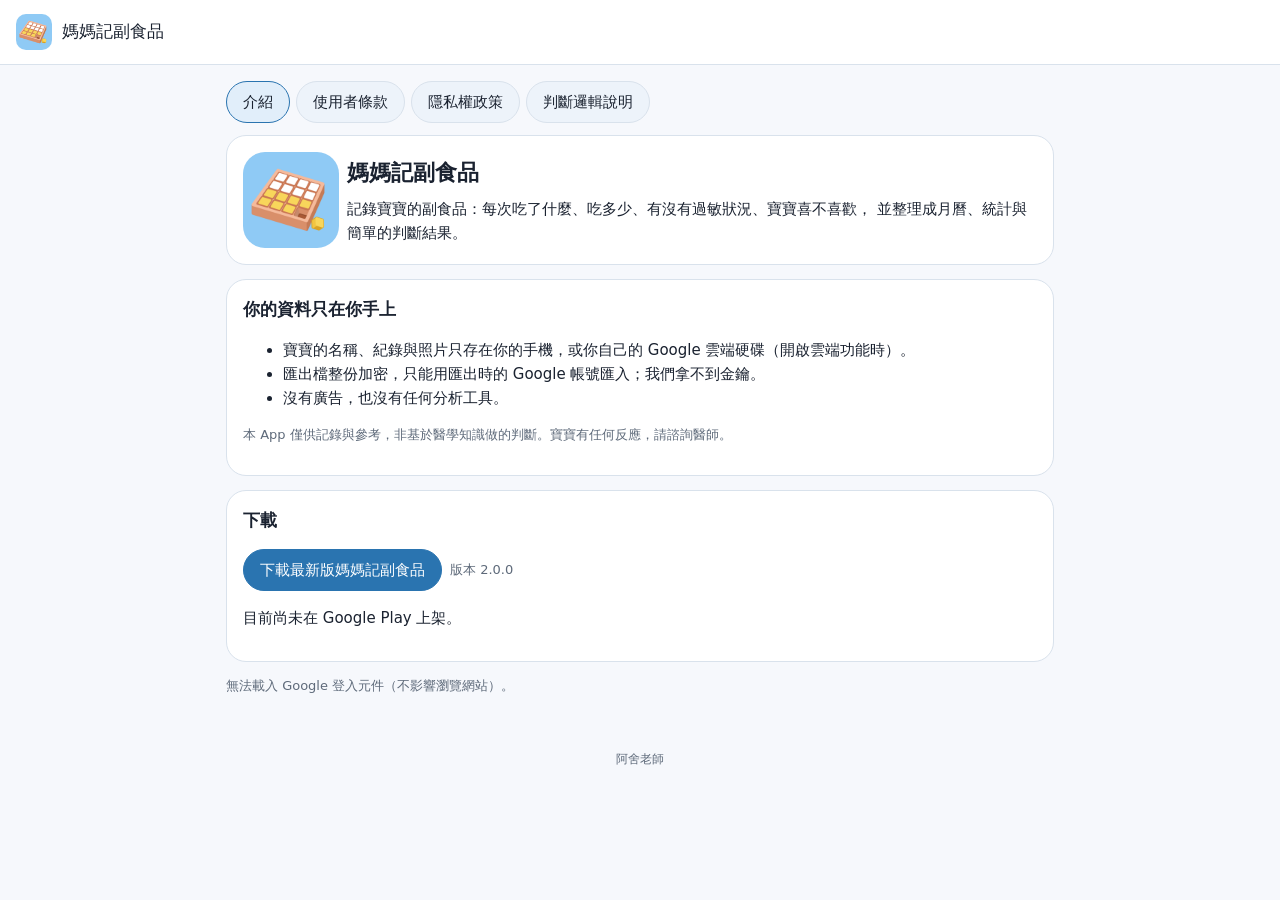
<file: index.html>
<!doctype html>
<html lang="zh-Hant-TW">
<head>
  <meta charset="utf-8">
  <meta name="viewport" content="width=device-width, initial-scale=1">
  <title>媽媽記副食品</title>
  <meta name="description" content="記錄寶寶副食品的 App：吃了什麼、吃多少、有沒有過敏狀況。紀錄只存在你的手機與你自己的 Google 雲端硬碟。">
  <link rel="icon" type="image/png" href="favicon.png">
  <link rel="apple-touch-icon" href="apple-touch-icon.png">
  <link rel="stylesheet" href="css/style.css">
</head>
<body>
  <header class="top">
    <img src="favicon.png" alt="">
    <span class="title">媽媽記副食品</span>
    <span id="account" class="muted"></span>
    <div id="gsi"></div>
    <a id="admin-link" class="btn primary" href="admin.html" hidden>管理後台</a>
  </header>
  <main>
    <nav class="tabs" id="tabs">
      <button data-doc="" class="active">介紹</button>
      <button data-doc="terms">使用者條款</button>
      <button data-doc="privacy">隱私權政策</button>
      <button data-doc="judgement_guide">判斷邏輯說明</button>
    </nav>
    <article class="card legal" id="doc" hidden></article>
    <div id="intro">
      <div class="card">
        <div class="row">
          <img src="icon_256.png" alt="App 圖示" width="96" height="96" style="border-radius: 22px">
          <div class="grow">
            <h1 style="margin: 0; font-size: 22px">媽媽記副食品</h1>
            <p style="margin: 6px 0 0">記錄寶寶的副食品：每次吃了什麼、吃多少、有沒有過敏狀況、寶寶喜不喜歡，
              並整理成月曆、統計與簡單的判斷結果。</p>
          </div>
        </div>
      </div>
      <div class="card">
        <h2 style="margin-top: 0; font-size: 17px">你的資料只在你手上</h2>
        <ul>
          <li>寶寶的名稱、紀錄與照片只存在你的手機，或你自己的 Google 雲端硬碟（開啟雲端功能時）。</li>
          <li>匯出檔整份加密，只能用匯出時的 Google 帳號匯入；我們拿不到金鑰。</li>
          <li>沒有廣告，也沒有任何分析工具。</li>
        </ul>
        <p class="muted">本 App 僅供記錄與參考，非基於醫學知識做的判斷。寶寶有任何反應，請諮詢醫師。</p>
      </div>
      <div class="card">
        <h2 style="margin-top: 0; font-size: 17px">下載</h2>
        <p class="row" id="apk" hidden>
          <a id="apk-link" class="btn primary" href="">下載最新版媽媽記副食品</a>
          <span id="apk-version" class="muted"></span>
        </p>
        <p id="play">目前尚未在 Google Play 上架。</p>
      </div>
    </div>
    <p id="login-note" class="muted"></p>
  </main>
  <footer>阿舍老師</footer>
  <script src="js/config.js"></script>
  <script src="js/api.js"></script>
  <script src="js/md.js"></script>
  <script src="js/home.js"></script>
  <script src="https://accounts.google.com/gsi/client" async defer onload="window.mffHomeGsiReady && window.mffHomeGsiReady()"
    onerror="document.getElementById('login-note').textContent = '無法載入 Google 登入元件（不影響瀏覽網站）。'"></script>
</body>
</html>
</file>
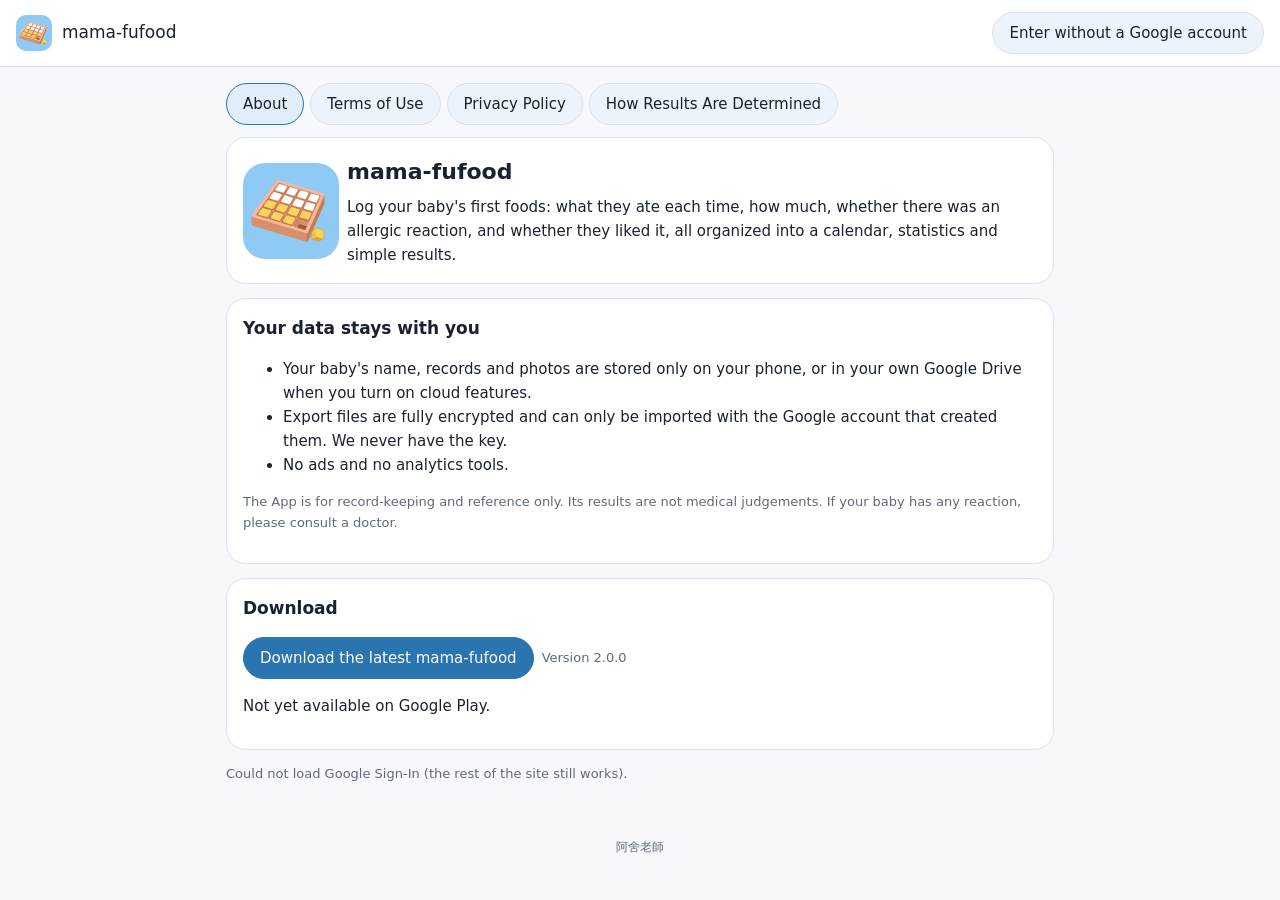
<file: demo-en/index.html>
<!doctype html>
<!-- 由 demo/tools/build.py 從正式版的 index.html 產生，不要手改。 -->
<html lang="en">
<head>
  <meta charset="utf-8">
  <meta name="robots" content="noindex">
  <script>
    // 示範版跟正式版同一個網域,localStorage 是共用的:這一頁所有的 key 加上前綴,
    // 讀不到正式版的管理員 session,也不會寫進正式版的資料。一定要在其他 script 之前執行。
    (function () {
      var PREFIX = "demo-en:";
      var S = Storage.prototype;
      var getItem = S.getItem, setItem = S.setItem, removeItem = S.removeItem;
      S.getItem = function (k) { return getItem.call(this, PREFIX + k); };
      S.setItem = function (k, v) { return setItem.call(this, PREFIX + k, v); };
      S.removeItem = function (k) { return removeItem.call(this, PREFIX + k); };
    })();
  </script>
  <meta name="viewport" content="width=device-width, initial-scale=1">
  <title>mama-fufood</title>
  <meta name="description" content="An app for logging a baby's first foods: what they ate, how much, and whether there was an allergic reaction. Records stay on your phone and in your own Google Drive.">
  <link rel="icon" type="image/png" href="../favicon.png">
  <link rel="apple-touch-icon" href="../apple-touch-icon.png">
  <link rel="stylesheet" href="../css/style.css">
  <style>body { font-family: system-ui, -apple-system, "Segoe UI", Roboto, "Helvetica Neue", Arial, sans-serif; }</style>
</head>
<body>
  <header class="top">
    <img src="../favicon.png" alt="">
    <span class="title">mama-fufood</span>
    <span id="account" class="muted"></span>
    <div id="gsi"></div>
    <button id="demo-guest" type="button" hidden>Enter without a Google account</button>
    <a id="admin-link" class="btn primary" href="admin.html" hidden>Admin console</a>
  </header>
  <main>
    <nav class="tabs" id="tabs">
      <button data-doc="" class="active">About</button>
      <button data-doc="terms">Terms of Use</button>
      <button data-doc="privacy">Privacy Policy</button>
      <button data-doc="judgement_guide">How Results Are Determined</button>
    </nav>
    <article class="card legal" id="doc" hidden></article>
    <div id="intro">
      <div class="card">
        <div class="row">
          <img src="../icon_256.png" alt="App icon" width="96" height="96" style="border-radius: 22px">
          <div class="grow">
            <h1 style="margin: 0; font-size: 22px">mama-fufood</h1>
            <p style="margin: 6px 0 0">Log your baby's first foods: what they ate each time, how much, whether there was an allergic reaction,
              and whether they liked it, all organized into a calendar, statistics and simple results.</p>
          </div>
        </div>
      </div>
      <div class="card">
        <h2 style="margin-top: 0; font-size: 17px">Your data stays with you</h2>
        <ul>
          <li>Your baby's name, records and photos are stored only on your phone, or in your own Google Drive when you turn on cloud features.</li>
          <li>Export files are fully encrypted and can only be imported with the Google account that created them. We never have the key.</li>
          <li>No ads and no analytics tools.</li>
        </ul>
        <p class="muted">The App is for record-keeping and reference only. Its results are not medical judgements. If your baby has any reaction, please consult a doctor.</p>
      </div>
      <div class="card">
        <h2 style="margin-top: 0; font-size: 17px">Download</h2>
        <p class="row" id="apk" hidden>
          <a id="apk-link" class="btn primary" href="">Download the latest mama-fufood</a>
          <span id="apk-version" class="muted"></span>
        </p>
        <p id="play">Not yet available on Google Play.</p>
      </div>
    </div>
    <p id="login-note" class="muted"></p>
  </main>
  <footer>阿舍老師</footer>
  <script src="config.js"></script>
  <script src="data.js"></script>
  <script src="fixtures.js"></script>
  <script src="api.js"></script>
  <script src="../js/md.js"></script>
  <script src="home.js"></script>
  <script>
    // 示範版:不用 Google 帳號也能進後台。登入後(出現「管理後台」入口)就藏起來。
    (function () {
      var b = document.getElementById("demo-guest");
      var admin = document.getElementById("admin-link");
      function sync() { b.hidden = !!window.mffApi.token() && !admin.hidden; }
      b.hidden = !!window.mffApi.token();
      new MutationObserver(sync).observe(admin, { attributes: true });
      b.onclick = function () { window.mffApi.setToken("demo"); location.reload(); };
    })();
  </script>
  <script src="https://accounts.google.com/gsi/client?hl=en" async defer onload="window.mffHomeGsiReady && window.mffHomeGsiReady()"
    onerror="document.getElementById('login-note').textContent = 'Could not load Google Sign-In (the rest of the site still works).'"></script>
</body>
</html>
</file>
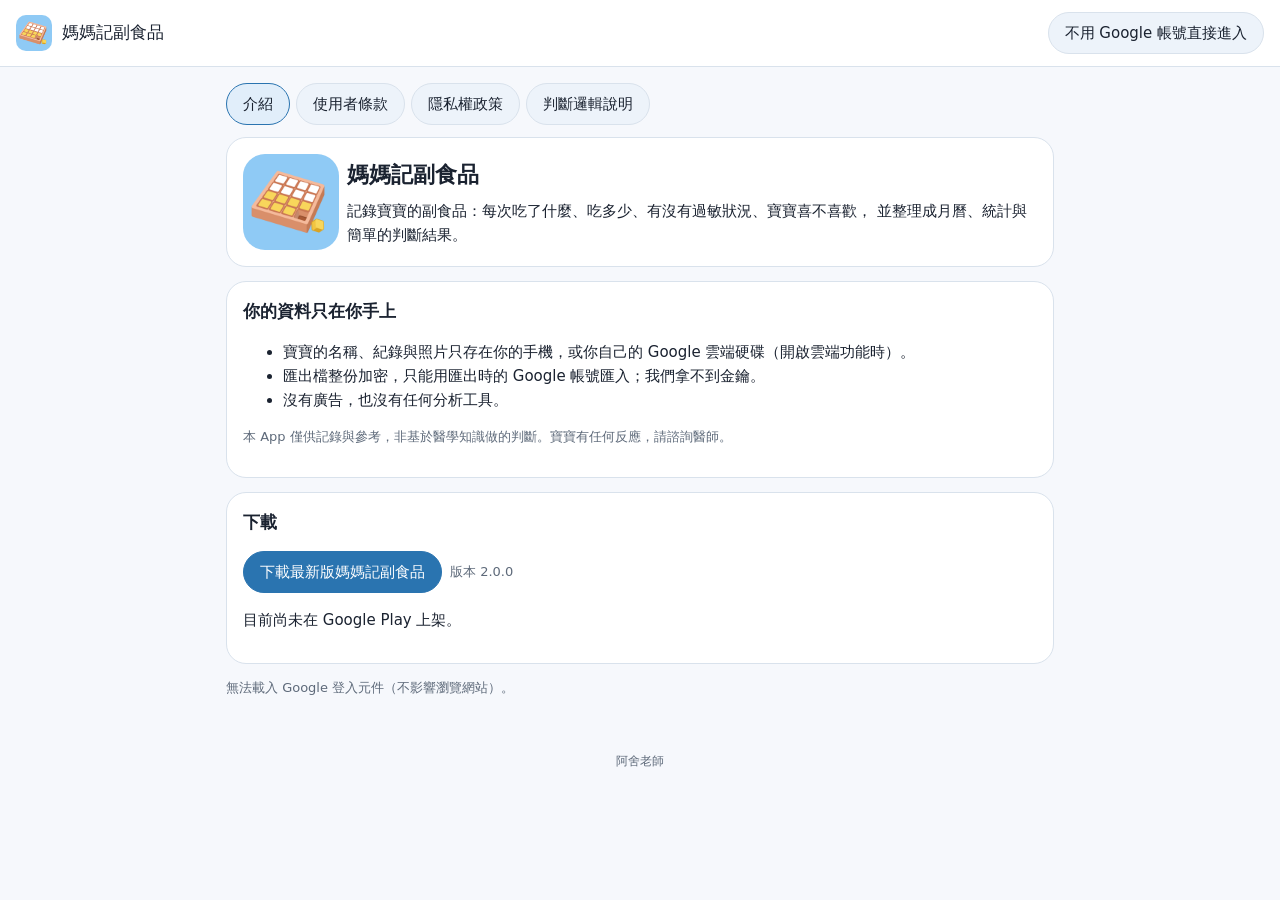
<file: demo/index.html>
<!doctype html>
<!-- 由 demo/tools/build.py 從正式版的 index.html 產生，不要手改。 -->
<html lang="zh-Hant-TW">
<head>
  <meta charset="utf-8">
  <meta name="robots" content="noindex">
  <script>
    // 示範版跟正式版同一個網域,localStorage 是共用的:這一頁所有的 key 加上前綴,
    // 讀不到正式版的管理員 session,也不會寫進正式版的資料。一定要在其他 script 之前執行。
    (function () {
      var PREFIX = "demo:";
      var S = Storage.prototype;
      var getItem = S.getItem, setItem = S.setItem, removeItem = S.removeItem;
      S.getItem = function (k) { return getItem.call(this, PREFIX + k); };
      S.setItem = function (k, v) { return setItem.call(this, PREFIX + k, v); };
      S.removeItem = function (k) { return removeItem.call(this, PREFIX + k); };
    })();
  </script>
  <meta name="viewport" content="width=device-width, initial-scale=1">
  <title>媽媽記副食品</title>
  <meta name="description" content="記錄寶寶副食品的 App：吃了什麼、吃多少、有沒有過敏狀況。紀錄只存在你的手機與你自己的 Google 雲端硬碟。">
  <link rel="icon" type="image/png" href="../favicon.png">
  <link rel="apple-touch-icon" href="../apple-touch-icon.png">
  <link rel="stylesheet" href="../css/style.css">
</head>
<body>
  <header class="top">
    <img src="../favicon.png" alt="">
    <span class="title">媽媽記副食品</span>
    <span id="account" class="muted"></span>
    <div id="gsi"></div>
    <button id="demo-guest" type="button" hidden>不用 Google 帳號直接進入</button>
    <a id="admin-link" class="btn primary" href="admin.html" hidden>管理後台</a>
  </header>
  <main>
    <nav class="tabs" id="tabs">
      <button data-doc="" class="active">介紹</button>
      <button data-doc="terms">使用者條款</button>
      <button data-doc="privacy">隱私權政策</button>
      <button data-doc="judgement_guide">判斷邏輯說明</button>
    </nav>
    <article class="card legal" id="doc" hidden></article>
    <div id="intro">
      <div class="card">
        <div class="row">
          <img src="../icon_256.png" alt="App 圖示" width="96" height="96" style="border-radius: 22px">
          <div class="grow">
            <h1 style="margin: 0; font-size: 22px">媽媽記副食品</h1>
            <p style="margin: 6px 0 0">記錄寶寶的副食品：每次吃了什麼、吃多少、有沒有過敏狀況、寶寶喜不喜歡，
              並整理成月曆、統計與簡單的判斷結果。</p>
          </div>
        </div>
      </div>
      <div class="card">
        <h2 style="margin-top: 0; font-size: 17px">你的資料只在你手上</h2>
        <ul>
          <li>寶寶的名稱、紀錄與照片只存在你的手機，或你自己的 Google 雲端硬碟（開啟雲端功能時）。</li>
          <li>匯出檔整份加密，只能用匯出時的 Google 帳號匯入；我們拿不到金鑰。</li>
          <li>沒有廣告，也沒有任何分析工具。</li>
        </ul>
        <p class="muted">本 App 僅供記錄與參考，非基於醫學知識做的判斷。寶寶有任何反應，請諮詢醫師。</p>
      </div>
      <div class="card">
        <h2 style="margin-top: 0; font-size: 17px">下載</h2>
        <p class="row" id="apk" hidden>
          <a id="apk-link" class="btn primary" href="">下載最新版媽媽記副食品</a>
          <span id="apk-version" class="muted"></span>
        </p>
        <p id="play">目前尚未在 Google Play 上架。</p>
      </div>
    </div>
    <p id="login-note" class="muted"></p>
  </main>
  <footer>阿舍老師</footer>
  <script src="config.js"></script>
  <script src="data.js"></script>
  <script src="fixtures.js"></script>
  <script src="api.js"></script>
  <script src="../js/md.js"></script>
  <script src="../js/home.js"></script>
  <script>
    // 示範版:不用 Google 帳號也能進後台。登入後(出現「管理後台」入口)就藏起來。
    (function () {
      var b = document.getElementById("demo-guest");
      var admin = document.getElementById("admin-link");
      function sync() { b.hidden = !!window.mffApi.token() && !admin.hidden; }
      b.hidden = !!window.mffApi.token();
      new MutationObserver(sync).observe(admin, { attributes: true });
      b.onclick = function () { window.mffApi.setToken("demo"); location.reload(); };
    })();
  </script>
  <script src="https://accounts.google.com/gsi/client" async defer onload="window.mffHomeGsiReady && window.mffHomeGsiReady()"
    onerror="document.getElementById('login-note').textContent = '無法載入 Google 登入元件（不影響瀏覽網站）。'"></script>
</body>
</html>
</file>
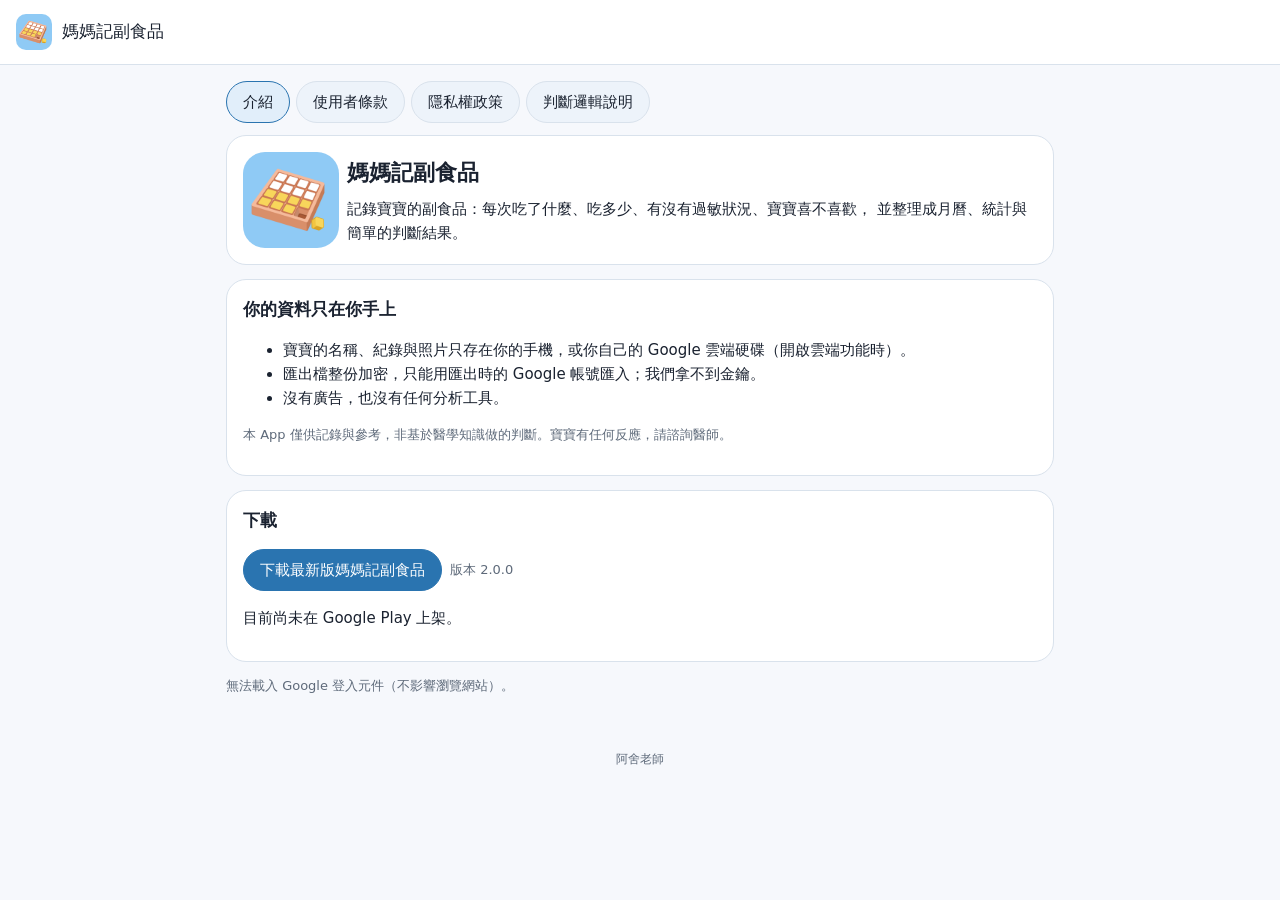
<file: admin.html>
<!doctype html>
<html lang="zh-Hant-TW">
<head>
  <meta charset="utf-8">
  <meta name="viewport" content="width=device-width, initial-scale=1">
  <meta name="robots" content="noindex">
  <title>管理後台 - 媽媽記副食品</title>
  <link rel="icon" type="image/png" href="favicon.png">
  <link rel="stylesheet" href="css/style.css">
</head>
<body>
  <header class="top">
    <a href="index.html"><img src="favicon.png" alt="回首頁"></a>
    <span class="title">管理後台</span>
    <span id="who" class="muted"></span>
    <button id="logout" hidden>登出</button>
  </header>
  <main>
    <div id="status" class="card" hidden><p id="status-msg" class="muted"></p></div>
    <div id="app" hidden>
      <div class="tabs" id="tabs">
        <button data-tab="data" class="active">公用資料</button>
        <button data-tab="version">App 版本</button>
        <button data-tab="feedback">意見回饋</button>
        <button data-tab="admins">管理員</button>
        <button data-tab="system">系統</button>
      </div>
      <div id="msg"></div>
      <section id="tab-data"></section>
      <section id="tab-version" hidden></section>
      <section id="tab-feedback" hidden></section>
      <section id="tab-admins" hidden></section>
      <section id="tab-system" hidden></section>
    </div>
  </main>
  <script src="js/config.js"></script>
  <script src="js/api.js"></script>
  <script src="js/admin.js"></script>
</body>
</html>
</file>
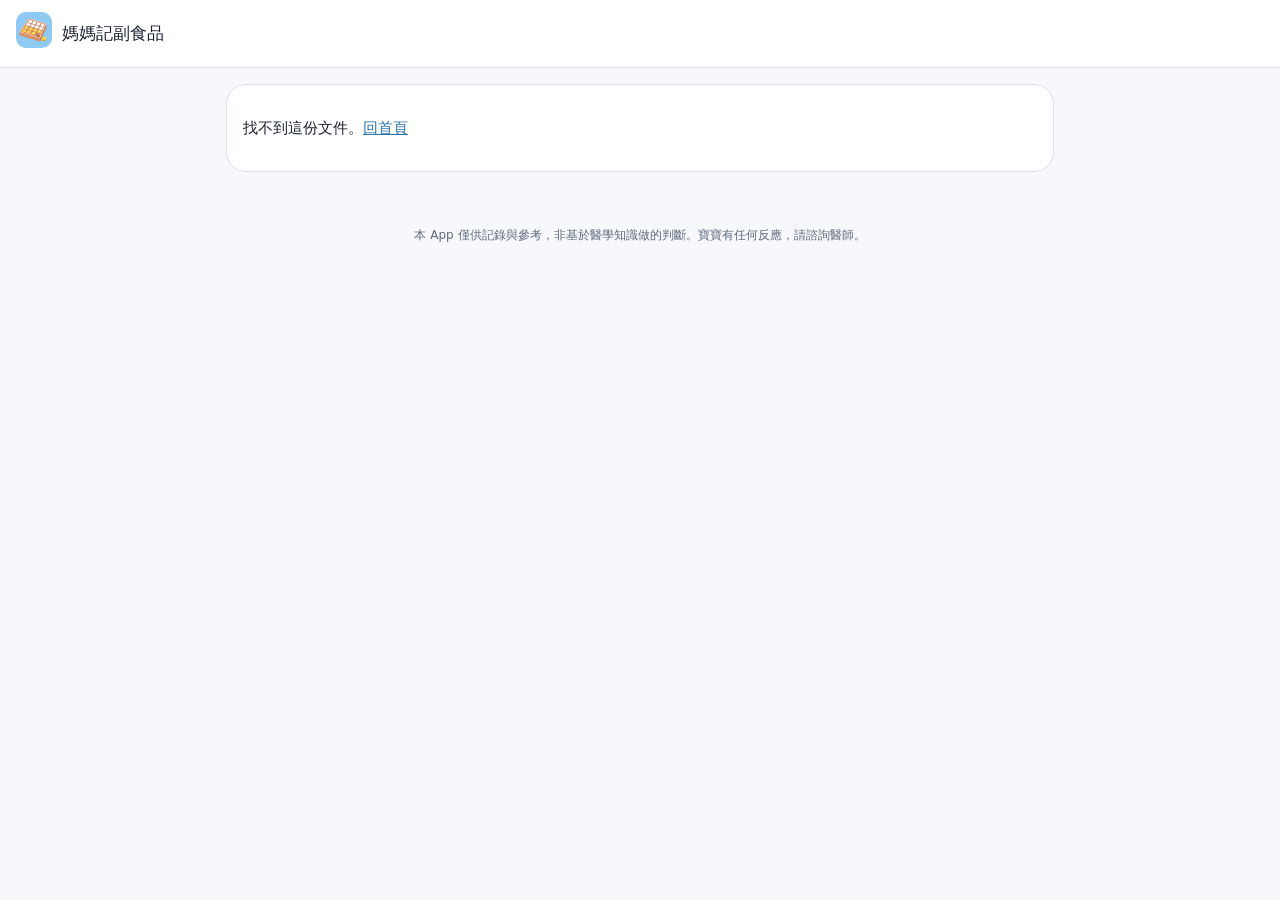
<file: legal.html>
<!doctype html>
<html lang="zh-Hant-TW">
<head>
  <meta charset="utf-8">
  <meta name="viewport" content="width=device-width, initial-scale=1">
  <title>媽媽記副食品</title>
  <link rel="icon" type="image/png" href="favicon.png">
  <link rel="stylesheet" href="css/style.css">
</head>
<body>
  <header class="top">
    <a href="index.html"><img src="favicon.png" alt="回首頁"></a>
    <span class="title" id="title">媽媽記副食品</span>
  </header>
  <main>
    <article class="card legal" id="content"><p class="muted">載入中…</p></article>
  </main>
  <footer>本 App 僅供記錄與參考，非基於醫學知識做的判斷。寶寶有任何反應，請諮詢醫師。</footer>
  <script src="js/md.js"></script>
  <script>
    // 和 App 內建的是同一份內容。
    (function () {
      const docs = { terms: "使用者條款", privacy: "隱私權政策", judgement_guide: "判斷邏輯說明" };
      const doc = new URLSearchParams(location.search).get("doc");
      const box = document.getElementById("content");
      if (!docs[doc]) { box.innerHTML = '<p>找不到這份文件。<a href="index.html">回首頁</a></p>'; return; }
      document.title = docs[doc] + " - 媽媽記副食品";
      document.getElementById("title").textContent = docs[doc];
      fetch("legal/" + doc + ".md", { cache: "no-cache" })
        .then((r) => { if (!r.ok) throw new Error(); return r.text(); })
        .then((md) => { box.innerHTML = window.renderMarkdown(md); })
        .catch(() => { box.innerHTML = "<p>載入失敗，請重新整理。</p>"; });
    })();
  </script>
</body>
</html>
</file>
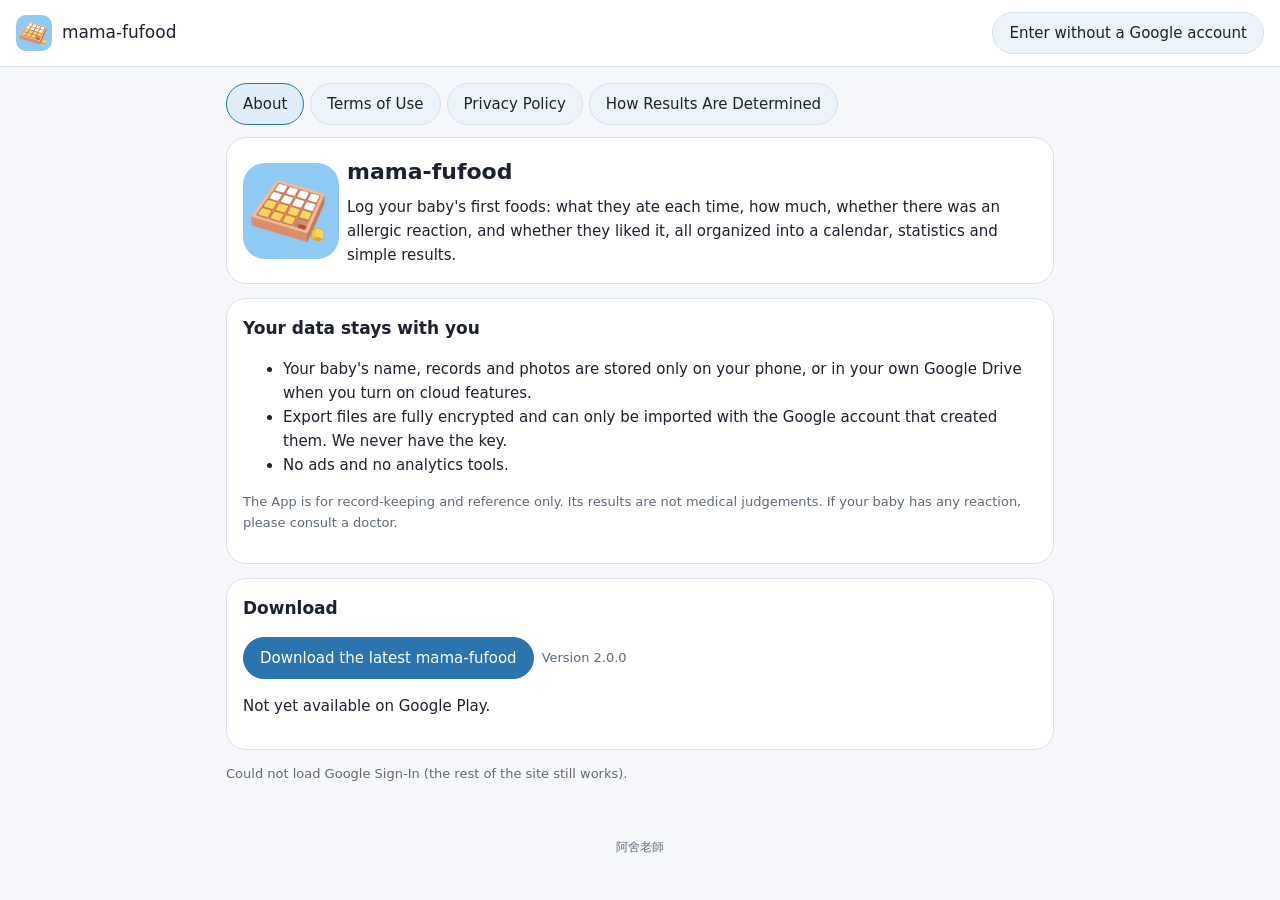
<file: demo-en/admin.html>
<!doctype html>
<!-- 由 demo/tools/build.py 從正式版的 admin.html 產生，不要手改。 -->
<html lang="en">
<head>
  <meta charset="utf-8">
  <meta name="robots" content="noindex">
  <script>
    // 示範版跟正式版同一個網域,localStorage 是共用的:這一頁所有的 key 加上前綴,
    // 讀不到正式版的管理員 session,也不會寫進正式版的資料。一定要在其他 script 之前執行。
    (function () {
      var PREFIX = "demo-en:";
      var S = Storage.prototype;
      var getItem = S.getItem, setItem = S.setItem, removeItem = S.removeItem;
      S.getItem = function (k) { return getItem.call(this, PREFIX + k); };
      S.setItem = function (k, v) { return setItem.call(this, PREFIX + k, v); };
      S.removeItem = function (k) { return removeItem.call(this, PREFIX + k); };
    })();
  </script>
  <meta name="viewport" content="width=device-width, initial-scale=1">
  <meta name="robots" content="noindex">
  <title>Admin console - mama-fufood</title>
  <link rel="icon" type="image/png" href="../favicon.png">
  <link rel="stylesheet" href="../css/style.css">
  <style>body { font-family: system-ui, -apple-system, "Segoe UI", Roboto, "Helvetica Neue", Arial, sans-serif; }</style>
</head>
<body>
  <header class="top">
    <a href="index.html"><img src="../favicon.png" alt="Home"></a>
    <span class="title">Admin console</span>
    <span id="who" class="muted"></span>
    <button id="logout" hidden>Sign out</button>
  </header>
  <main>
    <div id="status" class="card" hidden><p id="status-msg" class="muted"></p></div>
    <div id="app" hidden>
      <div class="tabs" id="tabs">
        <button data-tab="data" class="active">Shared data</button>
        <button data-tab="version">App version</button>
        <button data-tab="feedback">Feedback</button>
        <button data-tab="admins">Admins</button>
        <button data-tab="system">System</button>
      </div>
      <div id="msg"></div>
      <section id="tab-data"></section>
      <section id="tab-version" hidden></section>
      <section id="tab-feedback" hidden></section>
      <section id="tab-admins" hidden></section>
      <section id="tab-system" hidden></section>
    </div>
  </main>
  <script src="config.js"></script>
  <script src="data.js"></script>
  <script src="fixtures.js"></script>
  <script src="api.js"></script>
  <script src="admin.js"></script>
</body>
</html>
</file>
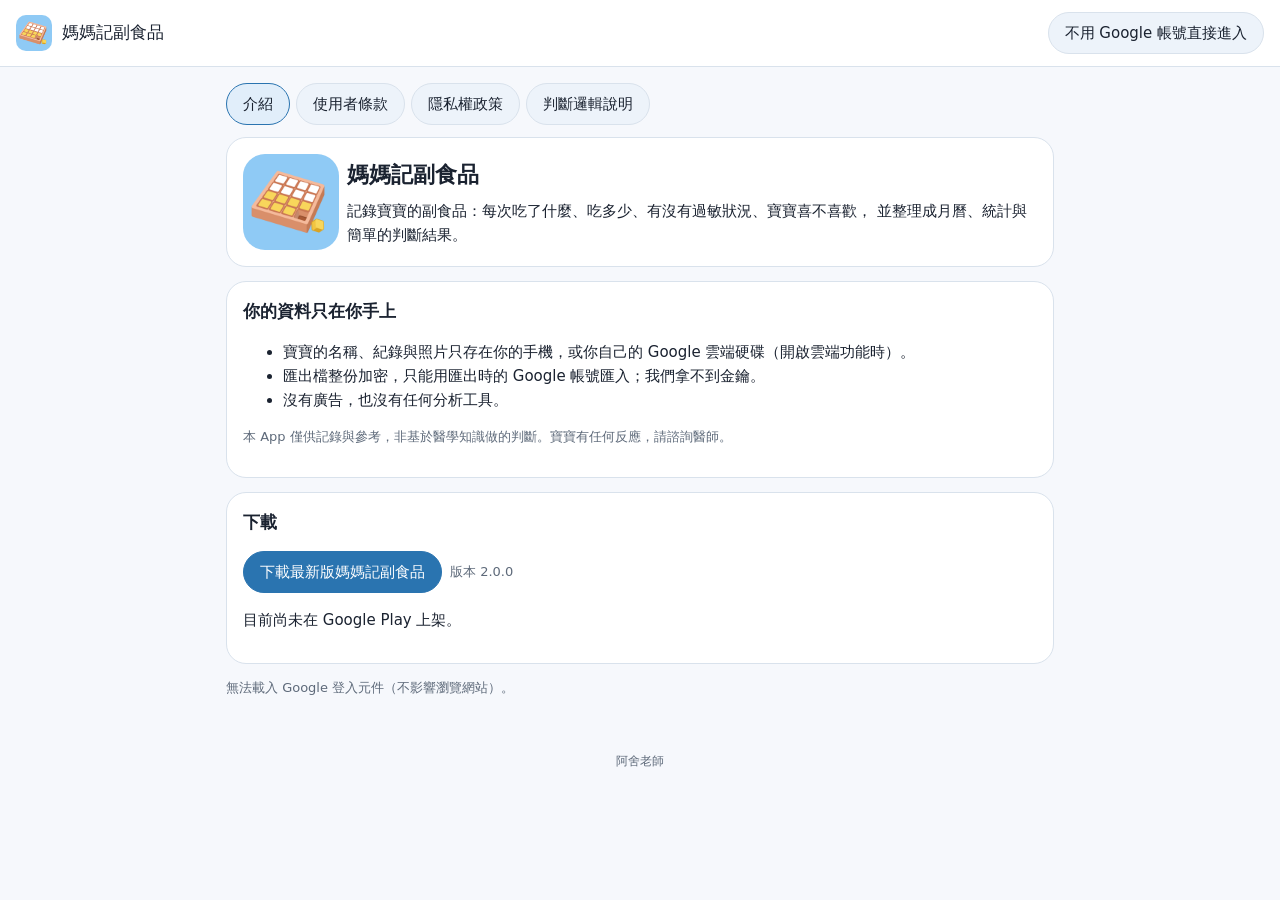
<file: demo/admin.html>
<!doctype html>
<!-- 由 demo/tools/build.py 從正式版的 admin.html 產生，不要手改。 -->
<html lang="zh-Hant-TW">
<head>
  <meta charset="utf-8">
  <meta name="robots" content="noindex">
  <script>
    // 示範版跟正式版同一個網域,localStorage 是共用的:這一頁所有的 key 加上前綴,
    // 讀不到正式版的管理員 session,也不會寫進正式版的資料。一定要在其他 script 之前執行。
    (function () {
      var PREFIX = "demo:";
      var S = Storage.prototype;
      var getItem = S.getItem, setItem = S.setItem, removeItem = S.removeItem;
      S.getItem = function (k) { return getItem.call(this, PREFIX + k); };
      S.setItem = function (k, v) { return setItem.call(this, PREFIX + k, v); };
      S.removeItem = function (k) { return removeItem.call(this, PREFIX + k); };
    })();
  </script>
  <meta name="viewport" content="width=device-width, initial-scale=1">
  <meta name="robots" content="noindex">
  <title>管理後台 - 媽媽記副食品</title>
  <link rel="icon" type="image/png" href="../favicon.png">
  <link rel="stylesheet" href="../css/style.css">
</head>
<body>
  <header class="top">
    <a href="index.html"><img src="../favicon.png" alt="回首頁"></a>
    <span class="title">管理後台</span>
    <span id="who" class="muted"></span>
    <button id="logout" hidden>登出</button>
  </header>
  <main>
    <div id="status" class="card" hidden><p id="status-msg" class="muted"></p></div>
    <div id="app" hidden>
      <div class="tabs" id="tabs">
        <button data-tab="data" class="active">公用資料</button>
        <button data-tab="version">App 版本</button>
        <button data-tab="feedback">意見回饋</button>
        <button data-tab="admins">管理員</button>
        <button data-tab="system">系統</button>
      </div>
      <div id="msg"></div>
      <section id="tab-data"></section>
      <section id="tab-version" hidden></section>
      <section id="tab-feedback" hidden></section>
      <section id="tab-admins" hidden></section>
      <section id="tab-system" hidden></section>
    </div>
  </main>
  <script src="config.js"></script>
  <script src="data.js"></script>
  <script src="fixtures.js"></script>
  <script src="api.js"></script>
  <script src="../js/admin.js"></script>
</body>
</html>
</file>
<file: css/style.css>
/* 設計規範:風格「可愛粉藍」。網站跟著系統的深淺色。 */
:root {
  --bg: #f6f8fc;
  --surface: #ffffff;
  --surface2: #edf3fa;
  --border: #d9e2ec;
  --text: #1a2230;
  --text2: #4d5a6b;
  --muted: #5e6a7a;
  --accent: #2a74b0;
  --on-accent: #ffffff;
  --accent-soft: #e1eefa;
  --deco: #b85a35;
  --ok: #23805a;
  --warn: #956500;
  --danger: #bc4339;
  --chevron: url("data:image/svg+xml,%3Csvg xmlns='http://www.w3.org/2000/svg' width='12' height='8' viewBox='0 0 12 8'%3E%3Cpath d='M1 1.5l5 5 5-5' fill='none' stroke='%234d5a6b' stroke-width='1.6' stroke-linecap='round' stroke-linejoin='round'/%3E%3C/svg%3E");
  color-scheme: light;
}
@media (prefers-color-scheme: dark) {
  :root {
    --bg: #12161d;
    --surface: #1a2029;
    --surface2: #222a35;
    --border: #2e3846;
    --text: #eceff4;
    --text2: #aeb7c4;
    --chevron: url("data:image/svg+xml,%3Csvg xmlns='http://www.w3.org/2000/svg' width='12' height='8' viewBox='0 0 12 8'%3E%3Cpath d='M1 1.5l5 5 5-5' fill='none' stroke='%23aeb7c4' stroke-width='1.6' stroke-linecap='round' stroke-linejoin='round'/%3E%3C/svg%3E");
    --muted: #8e98a6;
    --accent: #8ec9f5;
    --on-accent: #0a2740;
    --accent-soft: #213a52;
    --deco: #f5b99a;
    --ok: #8ed6b5;
    --warn: #f6cf7a;
    --danger: #f59a92;
    color-scheme: dark;
  }
}
* { box-sizing: border-box; }
html, body { margin: 0; padding: 0; }
body {
  background: var(--bg);
  color: var(--text);
  font-family: "Noto Sans TC", "PingFang TC", "Microsoft JhengHei", system-ui, sans-serif;
  font-size: 15px;
  line-height: 1.6;
}
a { color: var(--accent); }
header.top {
  background: var(--surface);
  border-bottom: 1px solid var(--border);
  padding: 12px 16px;
  display: flex;
  align-items: center;
  gap: 10px;
  flex-wrap: wrap;
}
header.top img { width: 36px; height: 36px; border-radius: 10px; }
header.top .title { font-weight: 500; font-size: 17px; flex: 1; min-width: 120px; }
main { max-width: 860px; margin: 0 auto; padding: 16px; }
.card {
  background: var(--surface);
  border-radius: 20px;
  padding: 16px;
  margin-bottom: 14px;
  border: 1px solid var(--border);
}
.muted { color: var(--muted); font-size: 13px; }
.warn { color: var(--warn); }
.danger { color: var(--danger); }
.ok { color: var(--ok); }
button, .btn {
  font: inherit;
  border: 1px solid var(--border);
  background: var(--surface2);
  color: var(--text);
  border-radius: 999px;
  padding: 8px 16px;
  min-height: 40px;
  cursor: pointer;
  text-decoration: none;
  display: inline-flex;
  align-items: center;
  gap: 6px;
}
button.primary, .btn.primary { background: var(--accent); color: var(--on-accent); border-color: var(--accent); font-weight: 500; }
button.danger { color: var(--danger); }
button:disabled { opacity: 0.45; cursor: not-allowed; }
input, select, textarea {
  font: inherit;
  color: var(--text);
  background: var(--surface2);
  border: 1px solid var(--border);
  border-radius: 12px;
  padding: 8px 10px;
  min-height: 40px;
}
textarea { width: 100%; min-height: 80px; }
/* 下拉選單:換成自己的箭頭,和右邊框留出距離(瀏覽器內建的箭頭貼著邊,也調不了位置)。 */
select {
  appearance: none;
  -webkit-appearance: none;
  padding-right: 36px;
  background-image: var(--chevron);
  background-repeat: no-repeat;
  background-position: right 14px center;
  background-size: 12px 8px;
}
/* 勾選框與單選鈕不套用一般輸入框的內距與高度,否則會被撐大、把旁邊的文字擠到下一行。 */
input[type="checkbox"], input[type="radio"] {
  min-height: 0;
  width: 18px;
  height: 18px;
  margin: 0;
  padding: 0;
  accent-color: var(--accent);
}
table { width: 100%; border-collapse: collapse; }
th, td { text-align: left; padding: 6px 8px; border-bottom: 1px solid var(--border); vertical-align: top; }
/* 後台的表格每格都是輸入框或按鈕:文字、勾選框跟著輸入框垂直置中,勾選框和說明文字排在同一行。 */
#app th, #app td { vertical-align: middle; }
#app td label { display: inline-flex; align-items: center; gap: 6px; white-space: nowrap; }
th { font-weight: 500; color: var(--text2); font-size: 13px; }
.tabs { display: flex; gap: 6px; flex-wrap: wrap; margin-bottom: 12px; }
.tabs button.active { background: var(--accent-soft); border-color: var(--accent); }
.row { display: flex; gap: 8px; align-items: center; flex-wrap: wrap; }
.grow { flex: 1; }
/* 公用資料的兩行(副食品清單、單位)各有一組按鈕,行與行之間留開,按鈕才不會黏在一起。 */
.release-line + .release-line { margin-top: 12px; }
/* 表單列裡的文字欄位:撐滿剩下的寬度,窄螢幕時至少保留能看清楚內容的寬度(放不下就換行)。 */
.field-name { flex: 1 1 12em; min-width: 10em; }
.field-emoji { flex: 0 0 4.5em; width: 4.5em; text-align: center; }
.cell-name { width: 100%; min-width: 7em; box-sizing: border-box; }
.cell-sort { width: 5em; }
.pill { display: inline-block; border-radius: 999px; padding: 0 10px; background: var(--surface2); font-size: 12px; }
.banner { border-radius: 14px; padding: 10px 14px; margin-bottom: 12px; background: var(--accent-soft); }
.banner.warn { background: color-mix(in srgb, var(--warn) 18%, var(--surface)); color: var(--text); }
.scroll-x { overflow-x: auto; }
pre.log { white-space: pre-wrap; word-break: break-all; font-size: 12px; background: var(--surface2); border-radius: 12px; padding: 10px; max-height: 420px; overflow: auto; }
.legal h2 { font-size: 18px; margin-top: 28px; }
.legal h3 { font-size: 16px; }
.legal blockquote { margin: 12px 0; padding: 10px 14px; background: var(--accent-soft); border-radius: 12px; }
.legal table { margin: 10px 0; font-size: 14px; }
.legal td, .legal th { border: 1px solid var(--border); }
footer { text-align: center; color: var(--muted); font-size: 12px; padding: 24px 16px 40px; }
@media (max-width: 480px) {
  main { padding: 12px; }
  .card { padding: 12px; }
}

/* .btn、button 等寫了 display 的元素,瀏覽器內建的 [hidden] 會被蓋掉,要明確壓回去。 */
[hidden] { display: none !important; }

/* Google 登入鈕的白色矩形。登入鈕畫在 Google 的 iframe 裡:iframe 64×44、margin -2px -12px,
   裡面的按鈕只有 40×40,四周那一圈(上下 2px、左右 12px)是 iframe 裡面的文件畫的白底,
   深色頁面上就變成按鈕外面的白色矩形。跨來源的內容改不到,在 iframe 元素上設 background
   或 color-scheme 都沒有用;有效的做法是把那一圈裁掉,round 讓裁切也是圓的。
   數值取自 Google 目前的實作,哪天他們改了,白框可能回來,但不影響登入。 */
#gsi iframe[src*="accounts.google.com"] { clip-path: inset(2px 12px round 999px); }
/* 再保險一層,不依賴 Google 內部的尺寸:外層固定成 40×40 的圓,超出去的部分(包括那圈白底)都看不到。 */
#gsi { width: 40px; height: 40px; border-radius: 50%; overflow: hidden; flex: 0 0 auto; }
</file>
